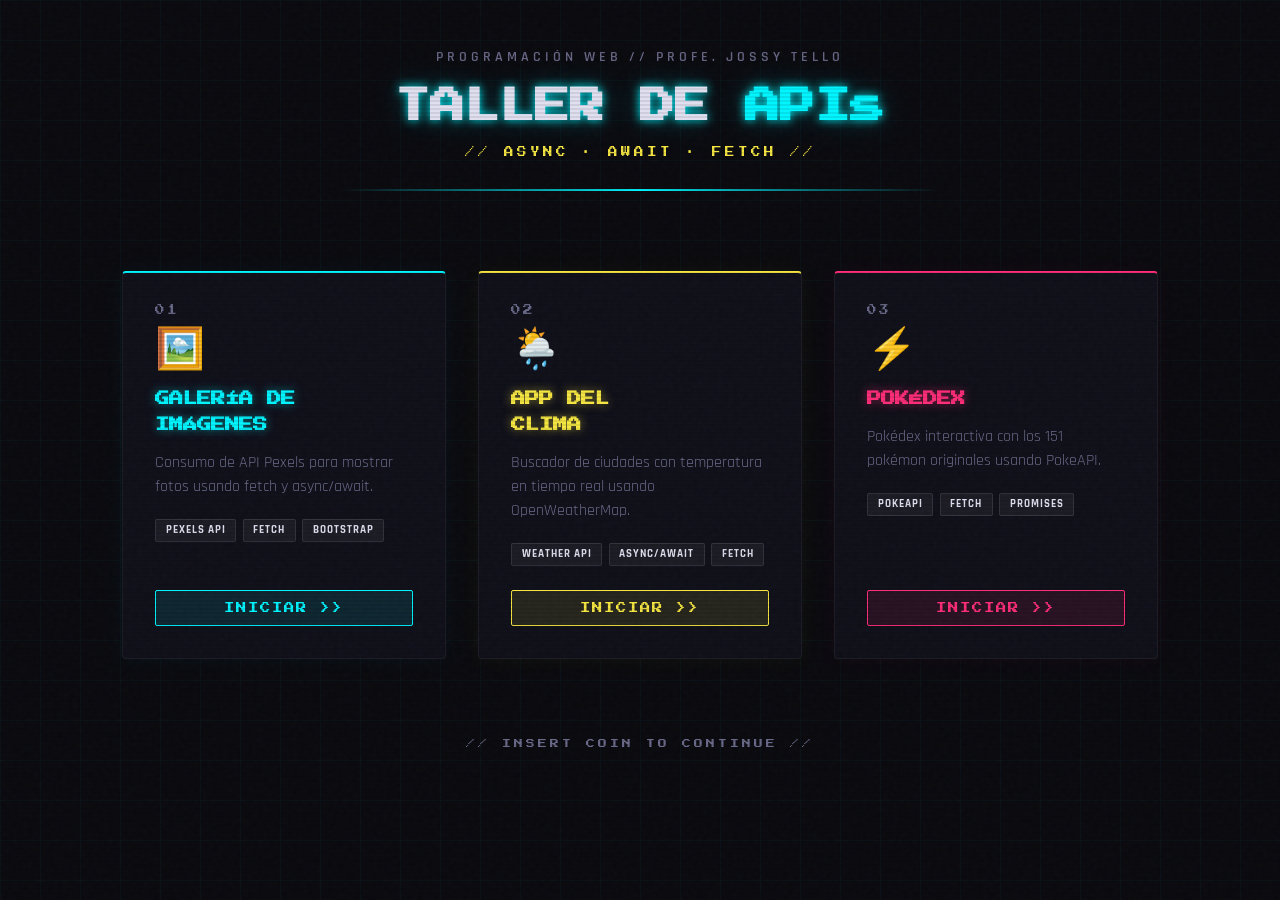
<file: APIS-main/Ejercicios revisar/index.html>
<!DOCTYPE html>
<html lang="es">
<head>
    <meta charset="UTF-8">
    <meta name="viewport" content="width=device-width, initial-scale=1.0">
    <title>Taller de APIs - Programación Web 2</title>
    <link rel="preconnect" href="https://fonts.googleapis.com">
    <link href="https://fonts.googleapis.com/css2?family=Press+Start+2P&family=Rajdhani:wght@400;600;700&display=swap" rel="stylesheet">
    <link rel="stylesheet" href="style.css">
</head>
<body>

    <div class="scanlines"></div>
    <div class="noise"></div>

    <header>
        <div class="header-inner">
            <p class="subtitle">PROGRAMACIÓN WEB // PROFE. JOSSY TELLO</p>
            <h1 class="title">TALLER DE <span class="highlight">APIs</span></h1>
            <p class="tagline">// ASYNC · AWAIT · FETCH //</p>
        </div>
    </header>

    <main>
        <div class="cards-grid">

            <!-- Ejercicio 1 -->
            <a href="galeríaDeImágenes/index.html" class="game-card card-gallery">
                <div class="card-number">01</div>
                <div class="card-icon">🖼️</div>
                <div class="card-content">
                    <h2 class="card-title">GALERÍA DE<br>IMÁGENES</h2>
                    <p class="card-desc">Consumo de API Pexels para mostrar fotos usando fetch y async/await.</p>
                    <div class="card-tags">
                        <span class="tag">PEXELS API</span>
                        <span class="tag">FETCH</span>
                        <span class="tag">BOOTSTRAP</span>
                    </div>
                </div>
                <div class="card-btn">INICIAR &gt;&gt;</div>
                <div class="card-glow"></div>
            </a>

            <!-- Ejercicio 2 -->
            <a href="openWeatherMap/index.html" class="game-card card-weather">
                <div class="card-number">02</div>
                <div class="card-icon">🌦️</div>
                <div class="card-content">
                    <h2 class="card-title">APP DEL<br>CLIMA</h2>
                    <p class="card-desc">Buscador de ciudades con temperatura en tiempo real usando OpenWeatherMap.</p>
                    <div class="card-tags">
                        <span class="tag">WEATHER API</span>
                        <span class="tag">ASYNC/AWAIT</span>
                        <span class="tag">FETCH</span>
                    </div>
                </div>
                <div class="card-btn">INICIAR &gt;&gt;</div>
                <div class="card-glow"></div>
            </a>

            <!-- Ejercicio 3 -->
            <a href="pokeApi/index.html" class="game-card card-poke">
                <div class="card-number">03</div>
                <div class="card-icon">⚡</div>
                <div class="card-content">
                    <h2 class="card-title">POKÉDEX</h2>
                    <p class="card-desc">Pokédex interactiva con los 151 pokémon originales usando PokeAPI.</p>
                    <div class="card-tags">
                        <span class="tag">POKEAPI</span>
                        <span class="tag">FETCH</span>
                        <span class="tag">PROMISES</span>
                    </div>
                </div>
                <div class="card-btn">INICIAR &gt;&gt;</div>
                <div class="card-glow"></div>
            </a>

        </div>
    </main>

    <footer>
        <p>// INSERT COIN TO CONTINUE //</p>
    </footer>

</body>
</html>
</file>
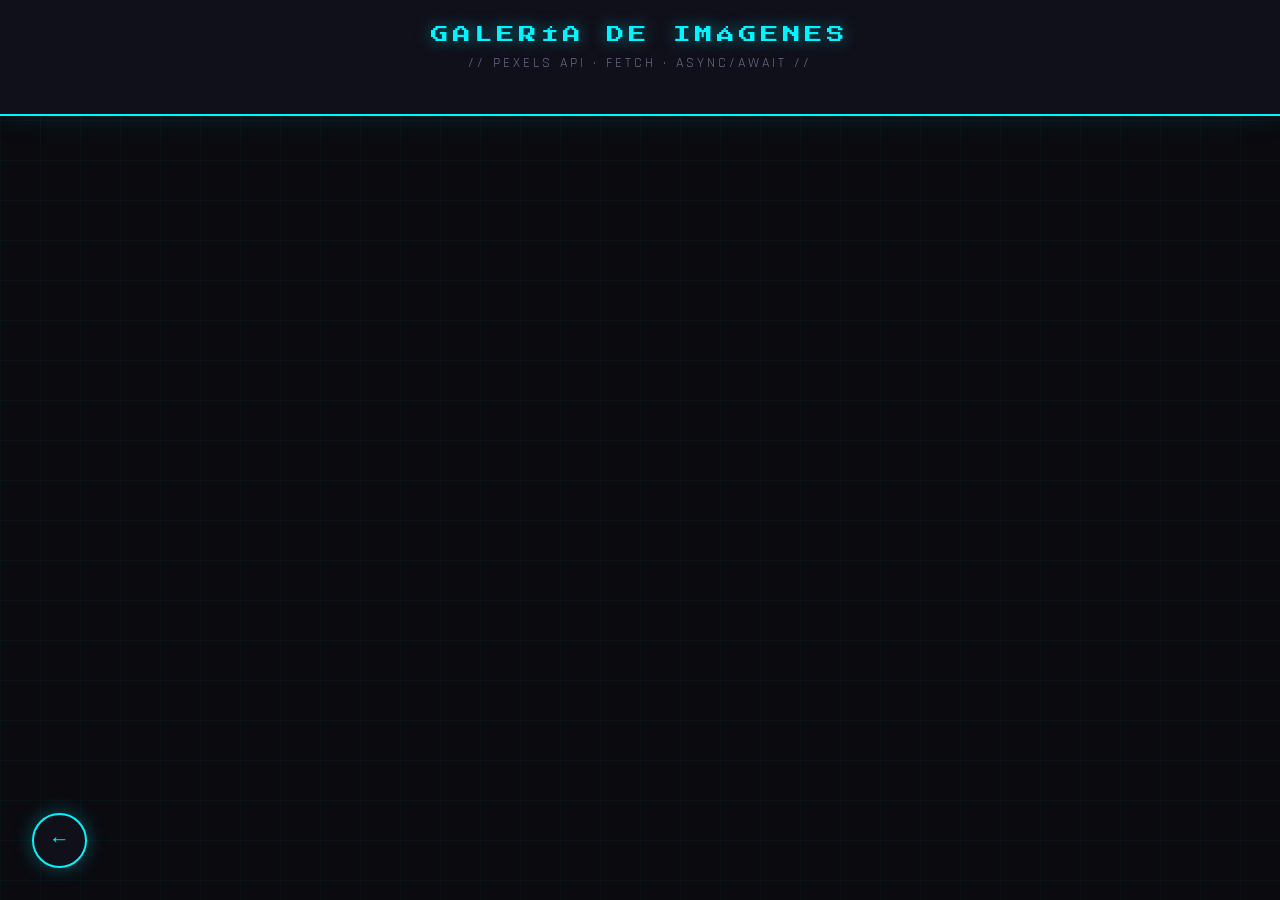
<file: APIS-main/Ejercicios revisar/galeríaDeImágenes/index.html>
<!DOCTYPE html>
<html lang="en">
<head>
    <meta charset="UTF-8">
    <meta name="viewport" content="width=device-width, initial-scale=1.0">
    <title>Galería de Imágenes</title>
    <link href="https://cdn.jsdelivr.net/npm/bootstrap@5.3.3/dist/css/bootstrap.min.css" rel="stylesheet" integrity="sha384-QWTKZyjpPEjISv5WaRU9OFeRpok6YctnYmDr5pNlyT2bRjXh0JMhjY6hW+ALEwIH" crossorigin="anonymous">
    <link rel="stylesheet" href="style.css">
</head>
<body>

    <!-- Header estilo videojuego -->
    <div class="game-header">
        <h1>GALERÍA DE IMÁGENES</h1>
        <p>// PEXELS API · FETCH · ASYNC/AWAIT //</p>
    </div>

    <div class="container mt-2">
        <div class="row" id="galeria"></div>
    </div>

    <!-- Flecha flotante para volver al inicio -->
    <a href="../index.html" class="btn-back" title="Volver al inicio">&#8592;</a>

    <script src="galeria.js"></script>
</body>
</html>
</file>
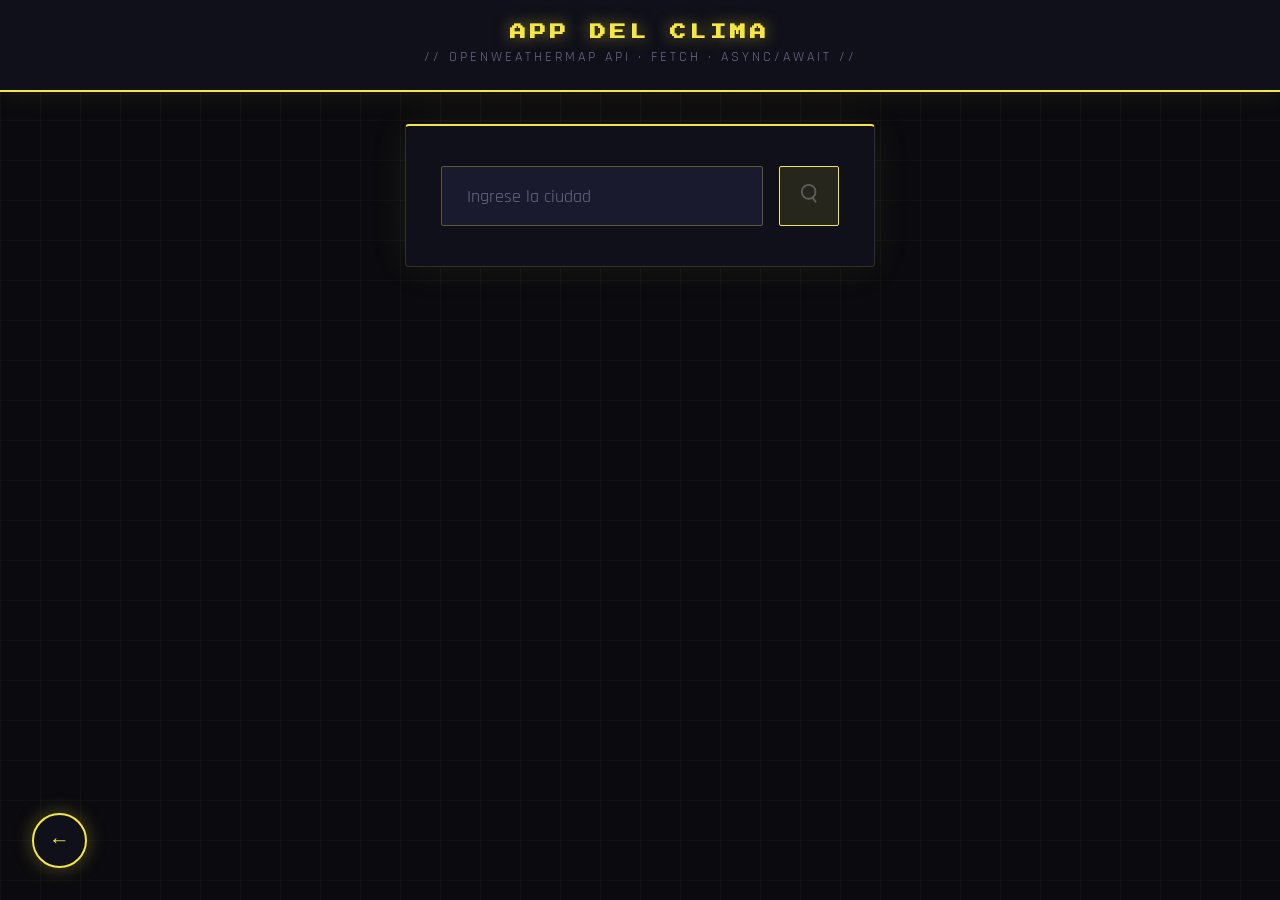
<file: APIS-main/Ejercicios revisar/openWeatherMap/index.html>
<!DOCTYPE html>
<html lang="en">
<head>
    <meta charset="UTF-8">
    <meta name="viewport" content="width=device-width, initial-scale=1.0">
    <title>Weather App</title>
    <link rel="stylesheet" href="style.css">
</head>
<body>

    <!-- Header estilo videojuego -->
    <div class="game-header">
        <h1>APP DEL CLIMA</h1>
        <p>// OPENWEATHERMAP API · FETCH · ASYNC/AWAIT //</p>
    </div>

    <div class="card">
        <div class="search-bar">
            <input type="text" placeholder="Ingrese la ciudad" spellcheck="false">
            <button><img src="images-clima/images/search.png" alt=""></button>
        </div>
        <div class="error">
            <p>Nombre de ciudad invalida</p>
        </div>
        <div class="weather">
            <img src="images-clima/images/rain.png" alt="" class="weather-icon">
            <h1 class="temp">23 &deg;C</h1>
            <h2 class="city">Lima</h2>
            <div class="details">
                <div class="col">
                    <img src="images-clima/images/humidity.png" alt="">
                    <div>
                        <p class="humidity">50%</p>
                        <p>Humedad</p>
                    </div>
                </div>
                <div class="col">
                    <img src="images-clima/images/wind.png" alt="">
                    <div>
                        <p class="wind">120 km/h</p>
                        <p>Velocidad del viento</p>
                    </div>
                </div>
            </div>
        </div>
    </div>

    <!-- Flecha flotante para volver al inicio -->
    <a href="../index.html" class="btn-back" title="Volver al inicio">&#8592;</a>

    <script src="script.js"></script>
</body>
</html>
</file>
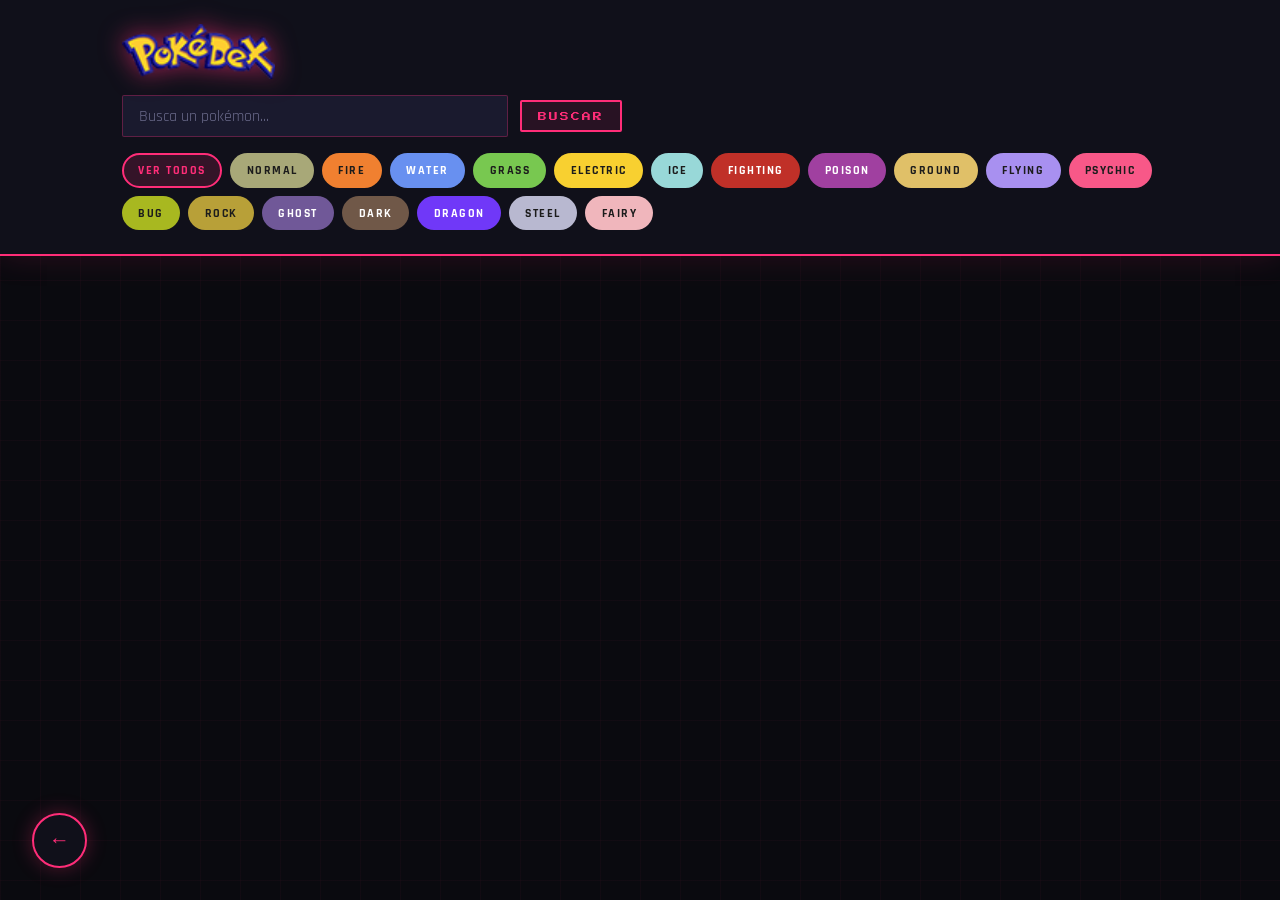
<file: APIS-main/Ejercicios revisar/pokeApi/index.html>
<!DOCTYPE html>
<html lang="es">
<head>
    <meta charset="UTF-8">
    <meta http-equiv="X-UA-Compatible" content="IE=edge">
    <meta name="viewport" content="width=device-width, initial-scale=1.0">
    <title>Pokédex</title>
    <link rel="stylesheet" href="style.css">
</head>
<body>
    
    <header>
        <nav class="nav">
            <img src="images/logo.png" alt="Logo Pokédex">

            <!-- Buscador de pokémon -->
            <div class="search-bar">
                <input type="text" id="searchInput" placeholder="Busca un pokémon..." spellcheck="false">
                <button id="searchBtn">BUSCAR</button>
            </div>

            <ul class="nav-list">
                <li class="nav-item"><button class="btn btn-header" id="ver-todos">Ver todos</button></li> 
                <li class="nav-item"><button class="btn btn-header normal" id="normal">Normal</button></li>
                <li class="nav-item"><button class="btn btn-header fire" id="fire">Fire</button></li>
                <li class="nav-item"><button class="btn btn-header water" id="water">Water</button></li>
                <li class="nav-item"><button class="btn btn-header grass" id="grass">Grass</button></li>
                <li class="nav-item"><button class="btn btn-header electric" id="electric">Electric</button></li>
                <li class="nav-item"><button class="btn btn-header ice" id="ice">Ice</button></li>
                <li class="nav-item"><button class="btn btn-header fighting" id="fighting">Fighting</button></li>
                <li class="nav-item"><button class="btn btn-header poison" id="poison">Poison</button></li>
                <li class="nav-item"><button class="btn btn-header ground" id="ground">Ground</button></li>
                <li class="nav-item"><button class="btn btn-header flying" id="flying">Flying</button></li>
                <li class="nav-item"><button class="btn btn-header psychic" id="psychic">Psychic</button></li>
                <li class="nav-item"><button class="btn btn-header bug" id="bug">Bug</button></li>
                <li class="nav-item"><button class="btn btn-header rock" id="rock">Rock</button></li>
                <li class="nav-item"><button class="btn btn-header ghost" id="ghost">Ghost</button></li>
                <li class="nav-item"><button class="btn btn-header dark" id="dark">Dark</button></li>
                <li class="nav-item"><button class="btn btn-header dragon" id="dragon">Dragon</button></li>
                <li class="nav-item"><button class="btn btn-header steel" id="steel">Steel</button></li>
                <li class="nav-item"><button class="btn btn-header fairy" id="fairy">Fairy</button></li>
            </ul>
        </nav>
    </header>

    <main>
        <!-- Tarjeta de resultado de búsqueda -->
        <div id="searchResult" class="search-result" style="display:none;"></div>

        <div id="todos">
            <div class="pokemon-todos" id="listaPokemon"></div>
        </div>
    </main>

    <!-- Flecha flotante para volver al inicio -->
    <a href="../index.html" class="btn-back" title="Volver al inicio">&#8592;</a>

    <script src="script.js"></script>
</body>
</html>
</file>
<file: APIS-main/Ejercicios revisar/style.css>
/* =============================================
   TALLER DE APIs - ESTILO PRINCIPAL
   ============================================= */

@import url('https://fonts.googleapis.com/css2?family=Press+Start+2P&family=Rajdhani:wght@400;600;700&display=swap');

/* === VARIABLES GLOBALES === */
:root {
    --bg-dark: #0a0a0f;
    --bg-card: #10101a;
    --neon-cyan: #00f5ff;
    --neon-yellow: #f5e642;
    --neon-pink: #ff2d78;
    --neon-green: #39ff14;
    --neon-purple: #b14aed;
    --text-main: #e0e0f0;
    --text-dim: #6a6a8a;
    --font-pixel: 'Press Start 2P', monospace;
    --font-body: 'Rajdhani', sans-serif;
}

/* === RESET === */
* {
    margin: 0;
    padding: 0;
    box-sizing: border-box;
}

/* === BODY Y FONDO === */
body {
    background-color: var(--bg-dark);
    color: var(--text-main);
    font-family: var(--font-body);
    min-height: 100vh;
    overflow-x: hidden;
    /* Patrón de grilla estilo videojuego */
    background-image:
        linear-gradient(rgba(0, 245, 255, 0.03) 1px, transparent 1px),
        linear-gradient(90deg, rgba(0, 245, 255, 0.03) 1px, transparent 1px);
    background-size: 40px 40px;
}

/* === EFECTO SCANLINES (líneas de pantalla CRT) === */
.scanlines {
    position: fixed;
    top: 0; left: 0;
    width: 100%; height: 100%;
    background: repeating-linear-gradient(
        0deg,
        transparent,
        transparent 2px,
        rgba(0, 0, 0, 0.08) 2px,
        rgba(0, 0, 0, 0.08) 4px
    );
    pointer-events: none;
    z-index: 999;
}

/* === EFECTO RUIDO === */
.noise {
    position: fixed;
    top: 0; left: 0;
    width: 100%; height: 100%;
    opacity: 0.025;
    background-image: url("data:image/svg+xml,%3Csvg viewBox='0 0 200 200' xmlns='http://www.w3.org/2000/svg'%3E%3Cfilter id='n'%3E%3CfeTurbulence type='fractalNoise' baseFrequency='0.9' numOctaves='4'/%3E%3C/filter%3E%3Crect width='100%25' height='100%25' filter='url(%23n)'/%3E%3C/svg%3E");
    pointer-events: none;
    z-index: 998;
}

/* === HEADER === */
header {
    text-align: center;
    padding: 3rem 2rem 2rem;
    position: relative;
}

header::after {
    content: '';
    display: block;
    width: 80%;
    max-width: 600px;
    height: 2px;
    background: linear-gradient(90deg, transparent, var(--neon-cyan), transparent);
    margin: 2rem auto 0;
}

.subtitle {
    font-family: var(--font-body);
    font-size: 0.85rem;
    font-weight: 600;
    letter-spacing: 4px;
    color: var(--text-dim);
    margin-bottom: 1rem;
    text-transform: uppercase;
}

.title {
    font-family: var(--font-pixel);
    font-size: clamp(1.2rem, 4vw, 2.2rem);
    color: var(--text-main);
    text-shadow:
        0 0 10px var(--neon-cyan),
        0 0 30px rgba(0, 245, 255, 0.3);
    line-height: 1.4;
    margin-bottom: 1rem;
}

.title .highlight {
    color: var(--neon-cyan);
}

.tagline {
    font-family: var(--font-pixel);
    font-size: 0.6rem;
    color: var(--neon-yellow);
    letter-spacing: 3px;
    animation: blink 1.5s step-end infinite;
}

@keyframes blink {
    0%, 100% { opacity: 1; }
    50% { opacity: 0; }
}

/* === GRID DE TARJETAS === */
main {
    padding: 3rem 2rem;
    max-width: 1100px;
    margin: 0 auto;
}

.cards-grid {
    display: grid;
    grid-template-columns: repeat(auto-fit, minmax(280px, 1fr));
    gap: 2rem;
}

/* === TARJETA BASE === */
.game-card {
    position: relative;
    background: var(--bg-card);
    border-radius: 4px;
    padding: 2rem;
    text-decoration: none;
    color: var(--text-main);
    display: flex;
    flex-direction: column;
    gap: 1rem;
    overflow: hidden;
    border: 1px solid rgba(255,255,255,0.05);
    transition: transform 0.3s ease, box-shadow 0.3s ease;
    cursor: pointer;
}

.game-card:hover {
    transform: translateY(-8px) scale(1.02);
}

/* === NÚMERO DE TARJETA === */
.card-number {
    font-family: var(--font-pixel);
    font-size: 0.6rem;
    color: var(--text-dim);
    letter-spacing: 2px;
}

/* === ICONO === */
.card-icon {
    font-size: 2.5rem;
    line-height: 1;
}

/* === CONTENIDO === */
.card-content {
    flex: 1;
    display: flex;
    flex-direction: column;
    gap: 0.75rem;
}

.card-title {
    font-family: var(--font-pixel);
    font-size: clamp(0.7rem, 2vw, 0.9rem);
    line-height: 1.8;
}

.card-desc {
    font-family: var(--font-body);
    font-size: 1rem;
    font-weight: 400;
    color: var(--text-dim);
    line-height: 1.5;
}

/* === TAGS === */
.card-tags {
    display: flex;
    flex-wrap: wrap;
    gap: 0.4rem;
    margin-top: 0.5rem;
}

.tag {
    font-family: var(--font-body);
    font-size: 0.7rem;
    font-weight: 700;
    letter-spacing: 1px;
    padding: 0.2rem 0.6rem;
    border-radius: 2px;
    background: rgba(255,255,255,0.05);
    border: 1px solid rgba(255,255,255,0.1);
}

/* === BOTÓN === */
.card-btn {
    font-family: var(--font-pixel);
    font-size: 0.65rem;
    letter-spacing: 2px;
    padding: 0.75rem 1rem;
    text-align: center;
    border-radius: 2px;
    transition: all 0.3s ease;
    margin-top: 0.5rem;
}

/* === GLOW EFFECT === */
.card-glow {
    position: absolute;
    top: -50%;
    left: -50%;
    width: 200%;
    height: 200%;
    opacity: 0;
    transition: opacity 0.4s ease;
    pointer-events: none;
    border-radius: 50%;
}

.game-card:hover .card-glow {
    opacity: 1;
}

/* === TARJETA 1 - GALERÍA (cyan) === */
.card-gallery {
    border-top: 2px solid var(--neon-cyan);
    box-shadow: 0 0 20px rgba(0, 245, 255, 0.05);
}

.card-gallery:hover {
    box-shadow: 0 20px 40px rgba(0, 245, 255, 0.15);
}

.card-gallery .card-title {
    color: var(--neon-cyan);
    text-shadow: 0 0 10px rgba(0, 245, 255, 0.5);
}

.card-gallery .card-btn {
    background: rgba(0, 245, 255, 0.1);
    color: var(--neon-cyan);
    border: 1px solid var(--neon-cyan);
}

.card-gallery:hover .card-btn {
    background: var(--neon-cyan);
    color: var(--bg-dark);
}

.card-gallery .card-glow {
    background: radial-gradient(circle, rgba(0, 245, 255, 0.06) 0%, transparent 60%);
}

/* === TARJETA 2 - CLIMA (amarillo) === */
.card-weather {
    border-top: 2px solid var(--neon-yellow);
    box-shadow: 0 0 20px rgba(245, 230, 66, 0.05);
}

.card-weather:hover {
    box-shadow: 0 20px 40px rgba(245, 230, 66, 0.15);
}

.card-weather .card-title {
    color: var(--neon-yellow);
    text-shadow: 0 0 10px rgba(245, 230, 66, 0.5);
}

.card-weather .card-btn {
    background: rgba(245, 230, 66, 0.1);
    color: var(--neon-yellow);
    border: 1px solid var(--neon-yellow);
}

.card-weather:hover .card-btn {
    background: var(--neon-yellow);
    color: var(--bg-dark);
}

.card-weather .card-glow {
    background: radial-gradient(circle, rgba(245, 230, 66, 0.06) 0%, transparent 60%);
}

/* === TARJETA 3 - POKÉDEX (rosa/rojo) === */
.card-poke {
    border-top: 2px solid var(--neon-pink);
    box-shadow: 0 0 20px rgba(255, 45, 120, 0.05);
}

.card-poke:hover {
    box-shadow: 0 20px 40px rgba(255, 45, 120, 0.15);
}

.card-poke .card-title {
    color: var(--neon-pink);
    text-shadow: 0 0 10px rgba(255, 45, 120, 0.5);
}

.card-poke .card-btn {
    background: rgba(255, 45, 120, 0.1);
    color: var(--neon-pink);
    border: 1px solid var(--neon-pink);
}

.card-poke:hover .card-btn {
    background: var(--neon-pink);
    color: var(--bg-dark);
}

.card-poke .card-glow {
    background: radial-gradient(circle, rgba(255, 45, 120, 0.06) 0%, transparent 60%);
}

/* === FOOTER === */
footer {
    text-align: center;
    padding: 2rem;
    font-family: var(--font-pixel);
    font-size: 0.55rem;
    color: var(--text-dim);
    letter-spacing: 3px;
    animation: blink 2s step-end infinite;
}

/* === RESPONSIVE === */
@media (max-width: 600px) {
    .title {
        font-size: 1rem;
    }
    .cards-grid {
        grid-template-columns: 1fr;
    }
}
</file>
<file: APIS-main/Ejercicios revisar/galeríaDeImágenes/style.css>
/* =============================================
   GALERÍA DE IMÁGENES - Estilos
   ============================================= */

@import url('https://fonts.googleapis.com/css2?family=Press+Start+2P&family=Rajdhani:wght@400;600;700&display=swap');

:root {
    --bg-dark: #0a0a0f;
    --bg-card: #10101a;
    --neon-cyan: #00f5ff;
    --text-main: #e0e0f0;
    --text-dim: #6a6a8a;
    --font-pixel: 'Press Start 2P', monospace;
    --font-body: 'Rajdhani', sans-serif;
}

body {
    background-color: var(--bg-dark);
    background-image:
        linear-gradient(rgba(0, 245, 255, 0.03) 1px, transparent 1px),
        linear-gradient(90deg, rgba(0, 245, 255, 0.03) 1px, transparent 1px);
    background-size: 40px 40px;
    color: var(--text-main);
    font-family: var(--font-body);
    margin: 0;
    padding: 0;
}

/* === HEADER === */
.game-header {
    background: #10101a;
    border-bottom: 2px solid var(--neon-cyan);
    box-shadow: 0 0 30px rgba(0, 245, 255, 0.1);
    padding: 1.5rem 2rem;
    text-align: center;
    margin-bottom: 2rem;
}

.game-header h1 {
    font-family: var(--font-pixel);
    font-size: clamp(0.7rem, 2.5vw, 1.1rem);
    color: var(--neon-cyan);
    text-shadow: 0 0 15px rgba(0, 245, 255, 0.5);
    letter-spacing: 4px;
    margin: 0;
}

.game-header p {
    font-family: var(--font-body);
    font-size: 0.85rem;
    color: var(--text-dim);
    letter-spacing: 3px;
    margin-top: 0.5rem;
    text-transform: uppercase;
}

/* === CONTENEDOR ANCHO === */
.container {
    max-width: 1400px !important;
    padding: 0 2rem;
}

/* === TARJETAS === */
.card {
    height: 100%;
    border: 1px solid rgba(0, 245, 255, 0.1) !important;
    border-top: 2px solid var(--neon-cyan) !important;
    border-radius: 4px !important;
    background: var(--bg-card) !important;
    box-shadow: 0 0 20px rgba(0, 245, 255, 0.05);
    transition: transform 0.3s, box-shadow 0.3s;
}

.card:hover {
    transform: translateY(-6px);
    box-shadow: 0 10px 30px rgba(0, 245, 255, 0.2);
}

.card-img-top {
    height: 220px;
    object-fit: cover;
    border-radius: 2px 2px 0 0;
    border-bottom: 1px solid rgba(0, 245, 255, 0.1);
}

.card-title {
    font-family: var(--font-body);
    font-size: 0.9rem;
    font-weight: 600;
    color: var(--text-main) !important;
}

.card-text {
    font-family: var(--font-body);
    font-size: 0.8rem;
    color: var(--neon-cyan) !important;
    letter-spacing: 1px;
}

.card-body {
    background: var(--bg-card);
}

/* === FLECHA FLOTANTE VOLVER === */
.btn-back {
    position: fixed;
    bottom: 2rem;
    left: 2rem;
    width: 55px;
    height: 55px;
    background: #10101a;
    border: 2px solid var(--neon-cyan);
    border-radius: 50%;
    display: flex;
    align-items: center;
    justify-content: center;
    text-decoration: none;
    font-size: 1.3rem;
    color: var(--neon-cyan);
    box-shadow: 0 0 20px rgba(0, 245, 255, 0.3);
    transition: all 0.3s;
    z-index: 100;
}

.btn-back:hover {
    background: var(--neon-cyan);
    color: var(--bg-dark);
    transform: scale(1.1);
    box-shadow: 0 0 30px rgba(0, 245, 255, 0.6);
}
</file>
<file: APIS-main/Ejercicios revisar/openWeatherMap/style.css>
/* =============================================
   APP DEL CLIMA - Estilos
   ============================================= */

@import url('https://fonts.googleapis.com/css2?family=Press+Start+2P&family=Rajdhani:wght@400;600;700&display=swap');

:root {
    --bg-dark: #0a0a0f;
    --neon-yellow: #f5e642;
    --text-main: #e0e0f0;
    --text-dim: #6a6a8a;
    --font-pixel: 'Press Start 2P', monospace;
    --font-body: 'Rajdhani', sans-serif;
}

* {
    margin: 0;
    padding: 0;
    box-sizing: border-box;
    font-family: var(--font-body);
}

body {
    background-color: var(--bg-dark);
    background-image:
        linear-gradient(rgba(245, 230, 66, 0.03) 1px, transparent 1px),
        linear-gradient(90deg, rgba(245, 230, 66, 0.03) 1px, transparent 1px);
    background-size: 40px 40px;
    min-height: 100vh;
    display: flex;
    flex-direction: column;
    align-items: center;
    padding-top: 0;
}

/* === HEADER === */
.game-header {
    width: 100%;
    background: #10101a;
    border-bottom: 2px solid var(--neon-yellow);
    box-shadow: 0 0 30px rgba(245, 230, 66, 0.1);
    padding: 1.5rem 2rem;
    text-align: center;
    margin-bottom: 2rem;
}

.game-header h1 {
    font-family: var(--font-pixel);
    font-size: clamp(0.6rem, 2vw, 1rem);
    color: var(--neon-yellow);
    text-shadow: 0 0 15px rgba(245, 230, 66, 0.5);
    letter-spacing: 4px;
    margin: 0;
}

.game-header p {
    font-family: var(--font-body);
    font-size: 0.85rem;
    color: var(--text-dim);
    letter-spacing: 3px;
    margin-top: 0.5rem;
    text-transform: uppercase;
}

/* === CARD CLIMA === */
.card {
    width: 90%;
    max-width: 470px;
    background-color: #10101a;
    color: var(--text-main);
    margin: 0 auto;
    border: 1px solid rgba(245, 230, 66, 0.15);
    border-top: 2px solid var(--neon-yellow);
    border-radius: 4px;
    padding: 40px 35px;
    text-align: center;
    box-shadow: 0 0 40px rgba(245, 230, 66, 0.08);
}

.search-bar {
    width: 100%;
    display: flex;
    align-items: center;
    justify-content: center;
}

.search-bar input {
    border: 1px solid rgba(245, 230, 66, 0.3);
    outline: 0;
    background-color: #1a1a2e;
    color: var(--text-main);
    padding: 10px 25px;
    height: 60px;
    border-radius: 2px;
    flex: 1;
    margin-right: 16px;
    font-size: 18px;
    font-family: var(--font-body);
    transition: border-color 0.3s;
}

.search-bar input:focus {
    border-color: var(--neon-yellow);
    box-shadow: 0 0 10px rgba(245, 230, 66, 0.2);
}

.search-bar input::placeholder {
    color: #6a6a8a;
}

.search-bar button {
    border: 1px solid var(--neon-yellow);
    outline: 0;
    background-color: rgba(245, 230, 66, 0.1);
    border-radius: 2px;
    width: 60px;
    height: 60px;
    cursor: pointer;
    transition: all 0.3s;
}

.search-bar button:hover {
    background-color: var(--neon-yellow);
}

.search-bar button img {
    width: 16px;
}

.weather-icon {
    width: 170px;
    margin-top: 30px;
    filter: drop-shadow(0 0 10px rgba(245, 230, 66, 0.4));
}

.weather h1 {
    font-size: 80px;
    font-weight: 700;
    color: var(--neon-yellow);
    text-shadow: 0 0 20px rgba(245, 230, 66, 0.4);
}

.weather h2 {
    font-size: 1rem;
    font-weight: 600;
    margin-top: -10px;
    font-family: var(--font-pixel);
    letter-spacing: 3px;
    color: var(--text-main);
}

.details {
    display: flex;
    align-items: center;
    justify-content: space-between;
    padding: 0 20px;
    margin-top: 50px;
    border-top: 1px solid rgba(245, 230, 66, 0.1);
    padding-top: 1.5rem;
}

.col {
    display: flex;
    align-items: center;
    text-align: left;
}

.col img {
    width: 40px;
    margin-right: 10px;
    filter: drop-shadow(0 0 5px rgba(245, 230, 66, 0.3));
}

.humidity,
.wind {
    font-size: 28px;
    margin-top: -6px;
    color: var(--neon-yellow);
}

.col p:last-child {
    font-size: 0.75rem;
    letter-spacing: 2px;
    color: #6a6a8a;
    text-transform: uppercase;
}

.weather {
    display: none;
}

.error {
    text-align: left;
    margin-left: 10px;
    font-size: 14px;
    margin-top: 10px;
    display: none;
    color: #ff2d78;
    font-family: var(--font-pixel);
    font-size: 0.5rem;
    letter-spacing: 1px;
}

/* === FLECHA FLOTANTE VOLVER === */
.btn-back {
    position: fixed;
    bottom: 2rem;
    left: 2rem;
    width: 55px;
    height: 55px;
    background: #10101a;
    border: 2px solid var(--neon-yellow);
    border-radius: 50%;
    display: flex;
    align-items: center;
    justify-content: center;
    text-decoration: none;
    font-size: 1.3rem;
    color: var(--neon-yellow);
    box-shadow: 0 0 20px rgba(245, 230, 66, 0.3);
    transition: all 0.3s;
    z-index: 100;
}

.btn-back:hover {
    background: var(--neon-yellow);
    color: var(--bg-dark);
    transform: scale(1.1);
    box-shadow: 0 0 30px rgba(245, 230, 66, 0.6);
}
</file>
<file: APIS-main/Ejercicios revisar/pokeApi/style.css>
/* =============================================
   POKÉDEX - Estilos
   Temática: Videojuego retro-futurista
   ============================================= */

@import url('https://fonts.googleapis.com/css2?family=Press+Start+2P&family=Rajdhani:wght@400;600;700&display=swap');
@import url('https://fonts.googleapis.com/css2?family=Rubik:wght@300;400;500;600;700;800;900&display=swap');

:root {
    --clr-black: #1c1c1c;
    --clr-white: #e0e0f0;
    --bg-dark: #0a0a0f;
    --bg-card: #10101a;
    --neon-pink: #ff2d78;
    --text-dim: #6a6a8a;
    --font-pixel: 'Press Start 2P', monospace;
    --font-body: 'Rajdhani', sans-serif;

    --type-normal: #A8A878;
    --type-fire: #F08030;
    --type-water: #6890F0;
    --type-grass: #78C850;
    --type-electric: #F8D030;
    --type-ice: #98D8D8;
    --type-fighting: #C03028;
    --type-poison: #A040A0;
    --type-ground: #E0C068;
    --type-flying: #A890F0;
    --type-psychic: #F85888;
    --type-bug: #A8B820;
    --type-rock: #B8A038;
    --type-ghost: #705898;
    --type-dark: #705848;
    --type-dragon: #7038F8;
    --type-steel: #B8B8D0;
    --type-fairy: #F0B6BC;
}

* {
    margin: 0;
    padding: 0;
    box-sizing: border-box;
    color: var(--clr-white);
    font-family: var(--font-body);
}

ul { list-style-type: none; }
button { background-color: transparent; border: 0; }

body {
    min-height: 100vh;
    background-color: var(--bg-dark);
    background-image:
        linear-gradient(rgba(255, 45, 120, 0.03) 1px, transparent 1px),
        linear-gradient(90deg, rgba(255, 45, 120, 0.03) 1px, transparent 1px);
    background-size: 40px 40px;
}

/* === HEADER === */
header {
    padding-block: 1.5rem;
    background: var(--bg-card);
    border-bottom: 2px solid var(--neon-pink);
    box-shadow: 0 0 30px rgba(255, 45, 120, 0.15);
}

.nav {
    display: flex;
    flex-direction: column;
    gap: 1rem;
    align-items: flex-start;
    padding-inline: 2rem;
    max-width: 1100px;
    margin: 0 auto;
}

/* Logo más grande */
.nav img {
    height: 55px;
    width: auto;
    filter: drop-shadow(0 0 12px rgba(255, 45, 120, 0.6));
}

.nav-list {
    display: flex;
    align-items: center;
    flex-wrap: wrap;
    gap: 0.5rem;
}

/* Botones de tipo más grandes y llamativos */
.btn-header {
    padding: 0.45rem 0.9rem;
    border-radius: 100vmax;
    cursor: pointer;
    text-transform: uppercase;
    font-weight: 800;
    font-size: 0.78rem;
    letter-spacing: 1.5px;
    transition: transform 0.2s, box-shadow 0.2s;
    border: 2px solid transparent;
    font-family: var(--font-body);
}

.btn-header:hover {
    transform: scale(1.12);
    box-shadow: 0 0 14px rgba(255,255,255,0.3);
    border-color: rgba(255,255,255,0.4);
}

/* Botón ver todos especial */
#ver-todos {
    background: rgba(255,45,120,0.15);
    color: var(--neon-pink);
    border: 2px solid var(--neon-pink);
}

#ver-todos:hover {
    background: var(--neon-pink);
    color: #fff;
}

/* === MAIN === */
main {
    padding: 2rem;
    max-width: 1100px;
    margin: 0 auto;
}

/* === GRID SIN ESPACIOS RAROS === */
.pokemon-todos {
    display: grid;
    grid-template-columns: repeat(3, 1fr);
    gap: 1.2rem;
    align-items: start;
}

@media screen and (max-width: 700px) {
    .pokemon-todos { grid-template-columns: 1fr 1fr; }
}

@media screen and (max-width: 470px) {
    .pokemon-todos { grid-template-columns: 1fr; }
}

/* === TARJETA POKÉMON === */
.pokemon {
    border-radius: 4px;
    background-color: var(--bg-card);
    border: 1px solid rgba(255, 45, 120, 0.12);
    border-top: 2px solid rgba(255, 45, 120, 0.5);
    box-shadow: 0 0 20px rgba(255, 45, 120, 0.05);
    padding: 1.2rem 1rem;
    text-transform: uppercase;
    position: relative;
    isolation: isolate;
    overflow: hidden;
    transition: transform 0.3s, box-shadow 0.3s;
    display: flex;
    flex-direction: column;
    align-items: center;
}

.pokemon:hover {
    transform: translateY(-5px);
    box-shadow: 0 12px 30px rgba(255, 45, 120, 0.2);
    border-color: rgba(255, 45, 120, 0.4);
}

.pokemon-id-back {
    position: absolute;
    top: 0.5rem;
    left: 50%;
    transform: translateX(-50%);
    font-size: 5rem;
    font-weight: 800;
    z-index: -1;
    color: rgba(255, 45, 120, 0.06);
    font-family: var(--font-body);
    line-height: 1;
}

/* === IMAGEN MÁS GRANDE === */
.pokemon-imagen {
    width: 100%;
    display: flex;
    justify-content: center;
    padding: 0.5rem 0;
}

.pokemon-imagen img {
    width: 110px;
    height: 110px;
    object-fit: contain;
    filter: drop-shadow(0 4px 10px rgba(255, 45, 120, 0.25));
    transition: transform 0.3s;
}

.pokemon:hover .pokemon-imagen img {
    transform: scale(1.1);
}

/* === INFO === */
.pokemon-info {
    display: flex;
    flex-direction: column;
    gap: 0.5rem;
    width: 100%;
    align-items: center;
    text-align: center;
    margin-top: 0.5rem;
}

.nombre-contenedor {
    display: flex;
    align-items: center;
    column-gap: 0.5rem;
    flex-wrap: wrap;
    justify-content: center;
}

.pokemon-id {
    background-color: rgba(255, 45, 120, 0.1);
    border: 1px solid rgba(255, 45, 120, 0.3);
    color: var(--neon-pink);
    padding: 0.2rem 0.5rem;
    border-radius: 100vmax;
    font-size: 0.7rem;
    font-weight: 700;
}

.pokemon-nombre {
    font-size: 1rem;
    font-family: var(--font-body);
    font-weight: 800;
    letter-spacing: 1px;
    color: var(--clr-white);
}

/* === TIPOS MÁS GRANDES Y LLAMATIVOS === */
.pokemon-tipos {
    display: flex;
    gap: 0.4rem;
    flex-wrap: wrap;
    justify-content: center;
    margin-top: 0.25rem;
}

.tipo {
    padding: 0.3rem 0.8rem;
    border-radius: 100vmax;
    font-size: 0.75rem;
    font-weight: 800;
    letter-spacing: 1.5px;
    text-shadow: 0 1px 2px rgba(0,0,0,0.3);
    box-shadow: 0 2px 8px rgba(0,0,0,0.3);
}

/* === STATS === */
.pokemon-stats {
    display: flex;
    gap: 0.6rem;
    margin-top: 0.25rem;
}

.stat {
    background-color: rgba(255,255,255,0.05);
    border: 1px solid rgba(255,255,255,0.1);
    padding: 0.2rem 0.6rem;
    border-radius: 100vmax;
    font-size: 0.75rem;
    color: var(--text-dim);
    letter-spacing: 1px;
}

/* === COLORES DE TIPOS === */
.normal { background-color: var(--type-normal); color: var(--clr-black); }
.fire { background-color: var(--type-fire); color: var(--clr-black); }
.water { background-color: var(--type-water); color: #fff; }
.grass { background-color: var(--type-grass); color: var(--clr-black); }
.electric { background-color: var(--type-electric); color: var(--clr-black); }
.ice { background-color: var(--type-ice); color: var(--clr-black); }
.fighting { background-color: var(--type-fighting); color: #fff; }
.poison { background-color: var(--type-poison); color: #fff; }
.ground { background-color: var(--type-ground); color: var(--clr-black); }
.flying { background-color: var(--type-flying); color: var(--clr-black); }
.psychic { background-color: var(--type-psychic); color: var(--clr-black); }
.bug { background-color: var(--type-bug); color: var(--clr-black); }
.rock { background-color: var(--type-rock); color: var(--clr-black); }
.ghost { background-color: var(--type-ghost); color: #fff; }
.dark { background-color: var(--type-dark); color: #fff; }
.dragon { background-color: var(--type-dragon); color: #fff; }
.steel { background-color: var(--type-steel); color: var(--clr-black); }
.fairy { background-color: var(--type-fairy); color: var(--clr-black); }

/* === FLECHA FLOTANTE VOLVER === */
.btn-back {
    position: fixed;
    bottom: 2rem;
    left: 2rem;
    width: 55px;
    height: 55px;
    background: var(--bg-card);
    border: 2px solid var(--neon-pink);
    border-radius: 50%;
    display: flex;
    align-items: center;
    justify-content: center;
    text-decoration: none;
    font-size: 1.3rem;
    color: var(--neon-pink);
    box-shadow: 0 0 20px rgba(255, 45, 120, 0.3);
    transition: all 0.3s;
    z-index: 100;
}

.btn-back:hover {
    background: var(--neon-pink);
    color: #fff;
    transform: scale(1.1);
    box-shadow: 0 0 30px rgba(255, 45, 120, 0.6);
}

/* =============================================
   BUSCADOR DE POKÉMON
   ============================================= */

.search-bar {
    display: flex;
    gap: 0.75rem;
    align-items: center;
    width: 100%;
    max-width: 500px;
}

.search-bar input {
    flex: 1;
    background: #1a1a2e;
    border: 1px solid rgba(255, 45, 120, 0.3);
    border-radius: 2px;
    padding: 0.6rem 1rem;
    color: var(--clr-white);
    font-family: var(--font-body);
    font-size: 1rem;
    outline: none;
    transition: border-color 0.3s, box-shadow 0.3s;
}

.search-bar input:focus {
    border-color: var(--neon-pink);
    box-shadow: 0 0 10px rgba(255, 45, 120, 0.2);
}

.search-bar input::placeholder {
    color: var(--text-dim);
}

.search-bar button {
    background: rgba(255, 45, 120, 0.1);
    border: 2px solid var(--neon-pink) !important;
    color: var(--neon-pink);
    font-family: var(--font-pixel);
    font-size: 0.55rem;
    padding: 0.6rem 1rem;
    border-radius: 2px;
    cursor: pointer;
    letter-spacing: 2px;
    transition: all 0.3s;
}

.search-bar button:hover {
    background: var(--neon-pink);
    color: #fff;
}

/* =============================================
   TARJETA DE RESULTADO DE BÚSQUEDA
   ============================================= */

.search-result {
    max-width: 1100px;
    margin: 1.5rem auto;
    padding: 0 2rem;
    justify-content: center;
}

.result-card {
    background: var(--bg-card);
    border: 1px solid rgba(255, 45, 120, 0.2);
    border-top: 3px solid var(--neon-pink);
    border-radius: 4px;
    padding: 2rem;
    display: flex;
    gap: 2rem;
    width: 100%;
    position: relative;
    box-shadow: 0 0 40px rgba(255, 45, 120, 0.1);
    flex-wrap: wrap;
}

.result-left {
    display: flex;
    flex-direction: column;
    align-items: center;
    gap: 0.75rem;
    min-width: 180px;
    position: relative;
}

.result-left img {
    width: 160px;
    height: 160px;
    object-fit: contain;
    filter: drop-shadow(0 4px 15px rgba(255, 45, 120, 0.3));
}

.result-right {
    flex: 1;
    display: flex;
    flex-direction: column;
    gap: 1.5rem;
    min-width: 200px;
}

.result-section {
    display: flex;
    flex-direction: column;
    gap: 0.75rem;
}

.result-title {
    font-family: var(--font-pixel);
    font-size: 0.6rem;
    color: var(--neon-pink);
    letter-spacing: 2px;
    text-shadow: 0 0 8px rgba(255, 45, 120, 0.4);
}

/* Habilidades */
.habilidades-list {
    display: flex;
    flex-wrap: wrap;
    gap: 0.5rem;
}

.habilidad {
    background: rgba(255, 45, 120, 0.1);
    border: 1px solid rgba(255, 45, 120, 0.3);
    color: var(--neon-pink);
    padding: 0.3rem 0.8rem;
    border-radius: 100vmax;
    font-size: 0.8rem;
    font-weight: 700;
    letter-spacing: 1px;
    text-transform: uppercase;
}

/* Barras de estadísticas */
.stats-list {
    display: flex;
    flex-direction: column;
    gap: 0.5rem;
}

.stat-bar {
    display: flex;
    align-items: center;
    gap: 0.75rem;
}

.stat-name {
    font-size: 0.75rem;
    font-weight: 700;
    text-transform: uppercase;
    letter-spacing: 1px;
    color: var(--text-dim);
    min-width: 100px;
}

.stat-track {
    flex: 1;
    background: rgba(255,255,255,0.05);
    border-radius: 100vmax;
    height: 8px;
    overflow: hidden;
}

.stat-fill {
    height: 100%;
    background: linear-gradient(90deg, var(--neon-pink), #ff8fab);
    border-radius: 100vmax;
    box-shadow: 0 0 8px rgba(255, 45, 120, 0.4);
}

.stat-val {
    font-size: 0.85rem;
    font-weight: 800;
    color: var(--clr-white);
    min-width: 30px;
    text-align: right;
}

/* Botón cerrar */
.close-btn {
    position: absolute;
    top: 1rem;
    right: 1rem;
    background: rgba(255, 45, 120, 0.1) !important;
    border: 1px solid rgba(255, 45, 120, 0.3) !important;
    color: var(--neon-pink) !important;
    width: 32px;
    height: 32px;
    border-radius: 50%;
    cursor: pointer;
    font-size: 0.85rem;
    display: flex;
    align-items: center;
    justify-content: center;
    transition: all 0.3s;
}

.close-btn:hover {
    background: var(--neon-pink) !important;
    color: #fff !important;
}

/* Tarjeta de error */
.error-card {
    justify-content: center;
    align-items: center;
    padding: 2rem;
}

.error-msg {
    font-family: var(--font-pixel);
    font-size: 0.6rem;
    color: var(--neon-pink);
    text-align: center;
    line-height: 2;
    letter-spacing: 1px;
}
</file>
